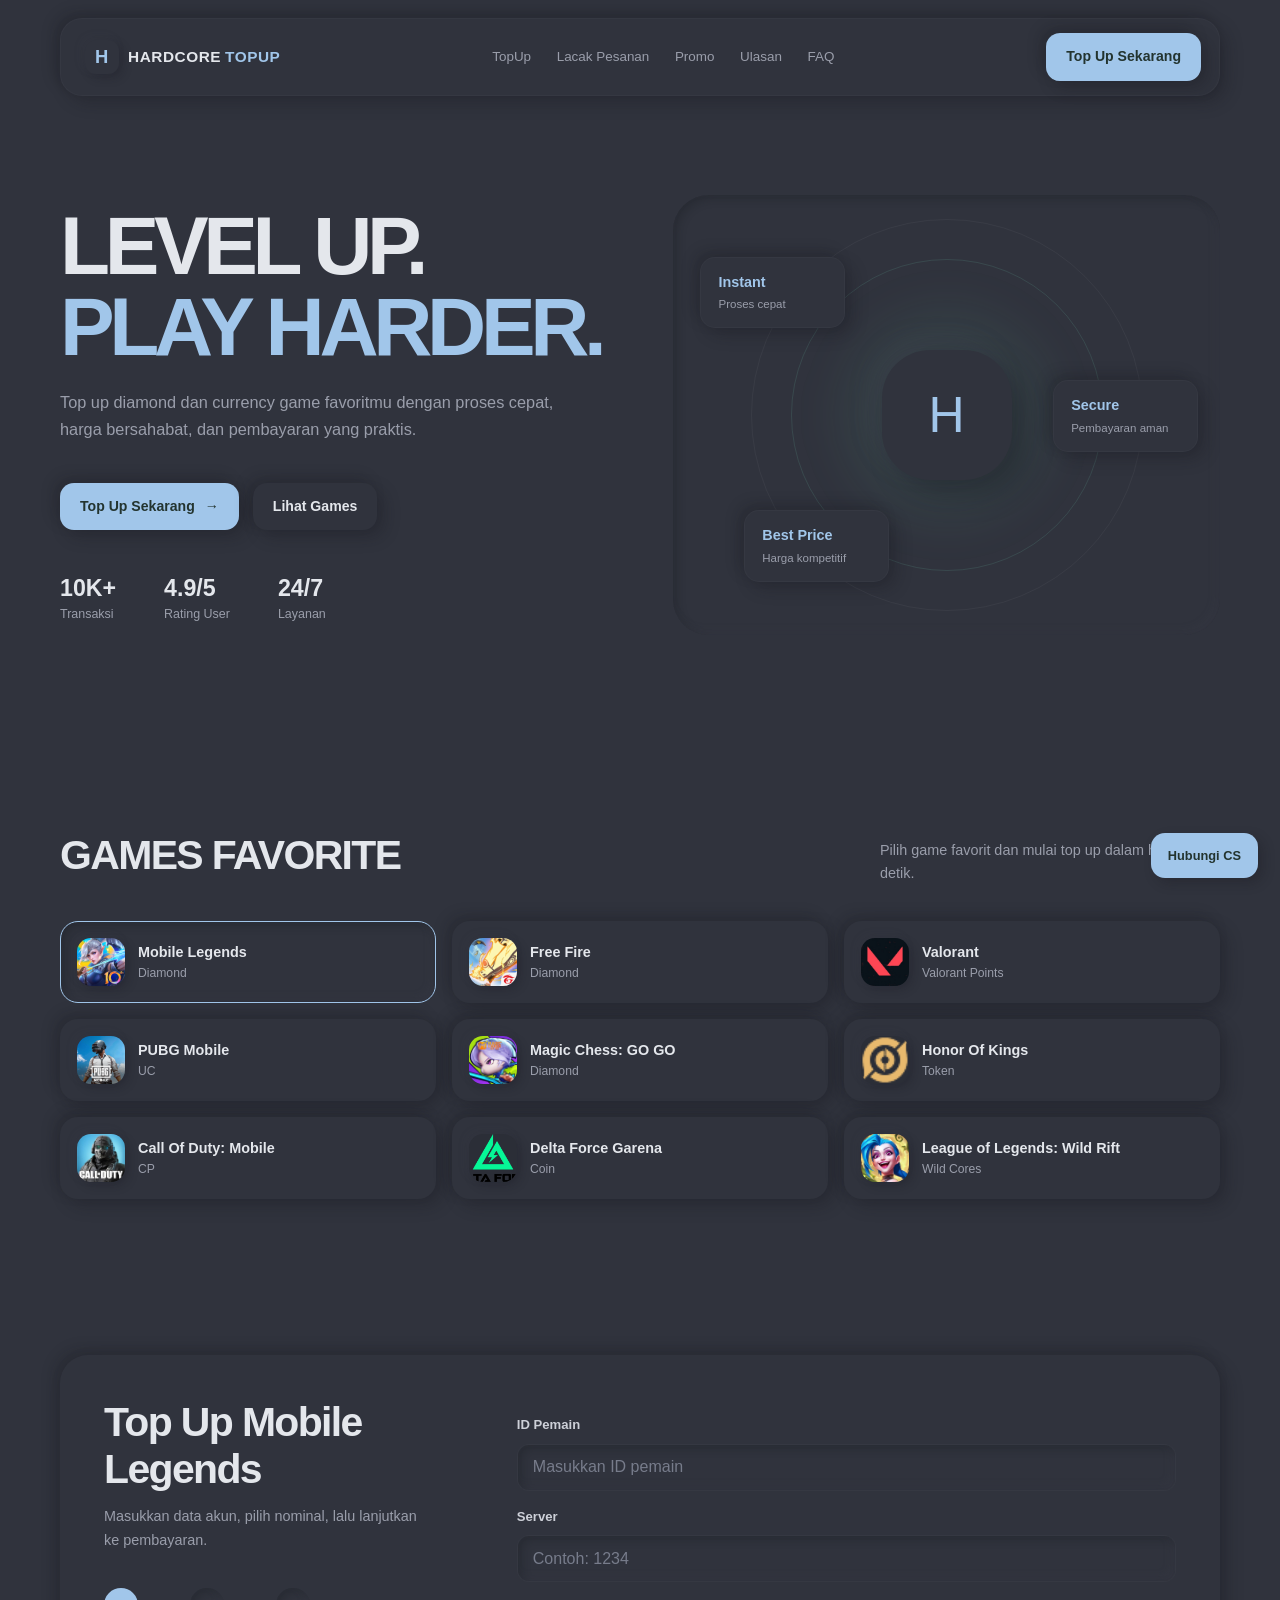
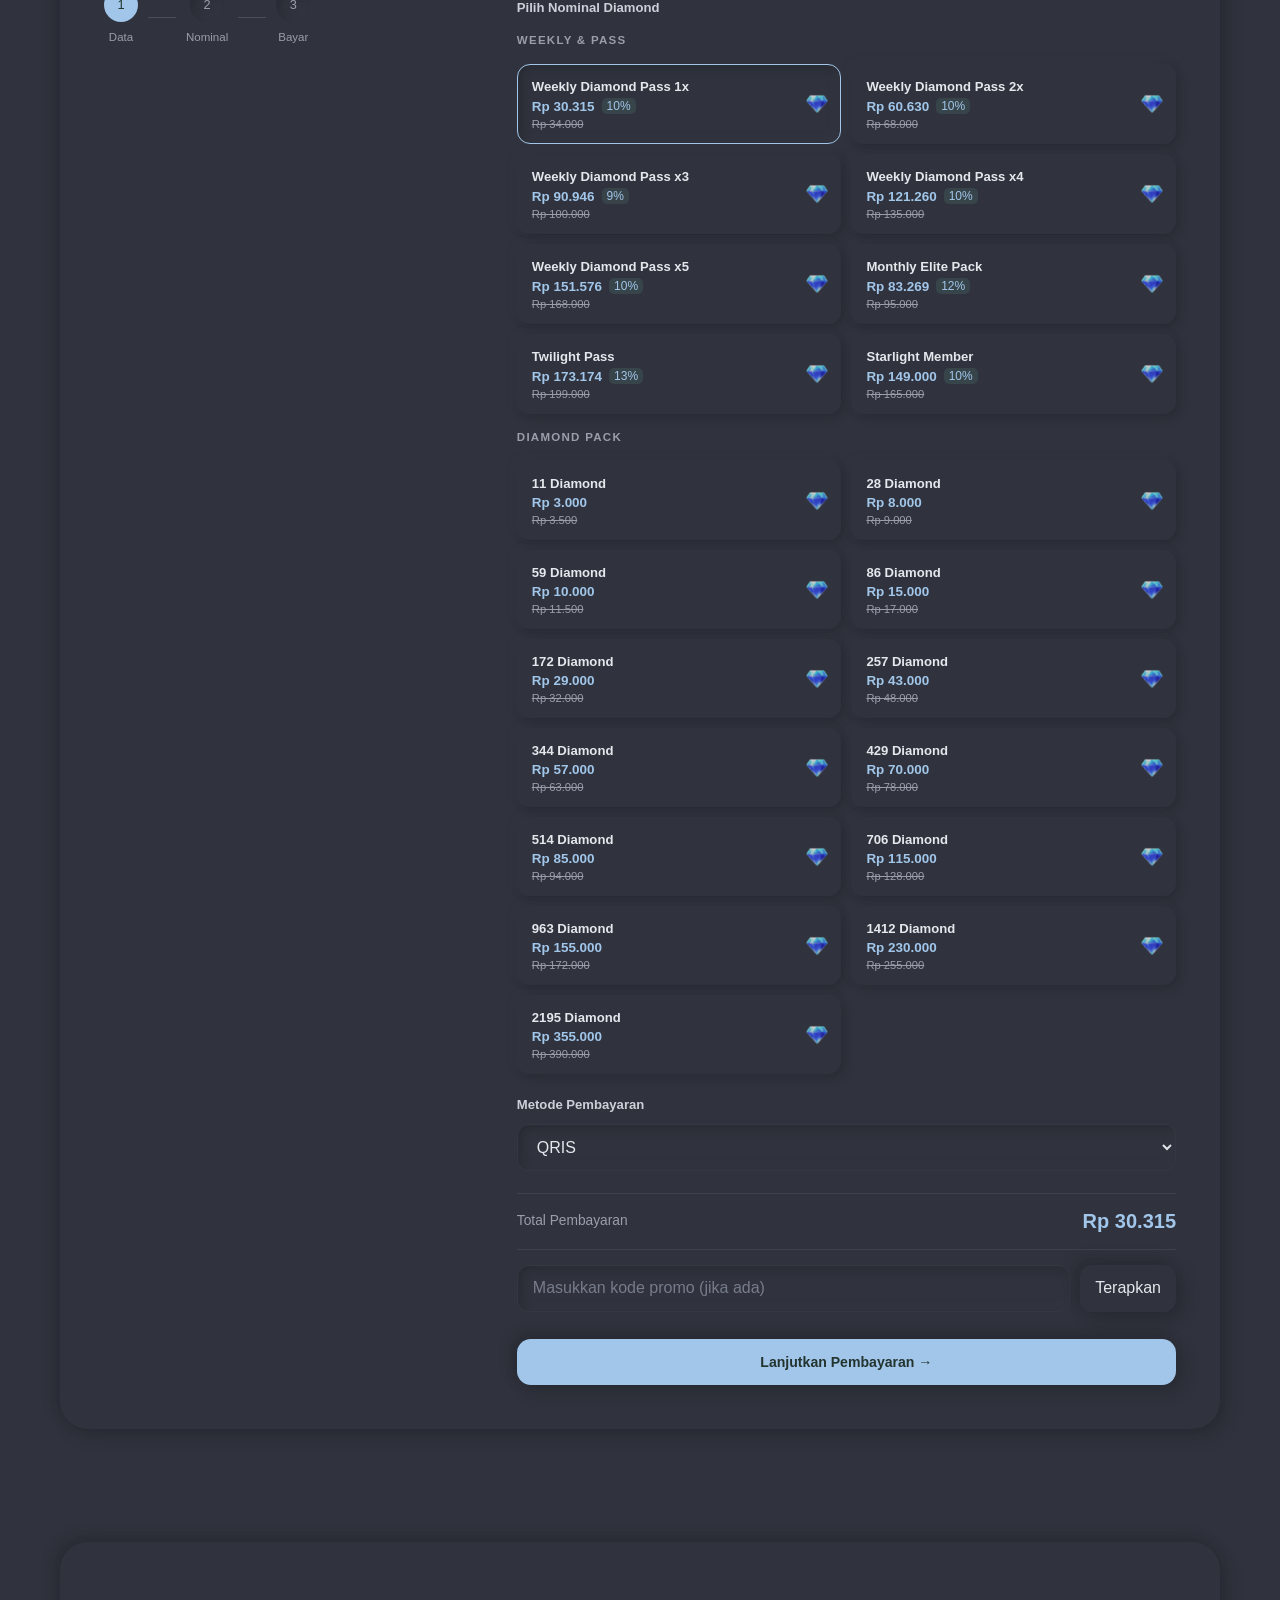
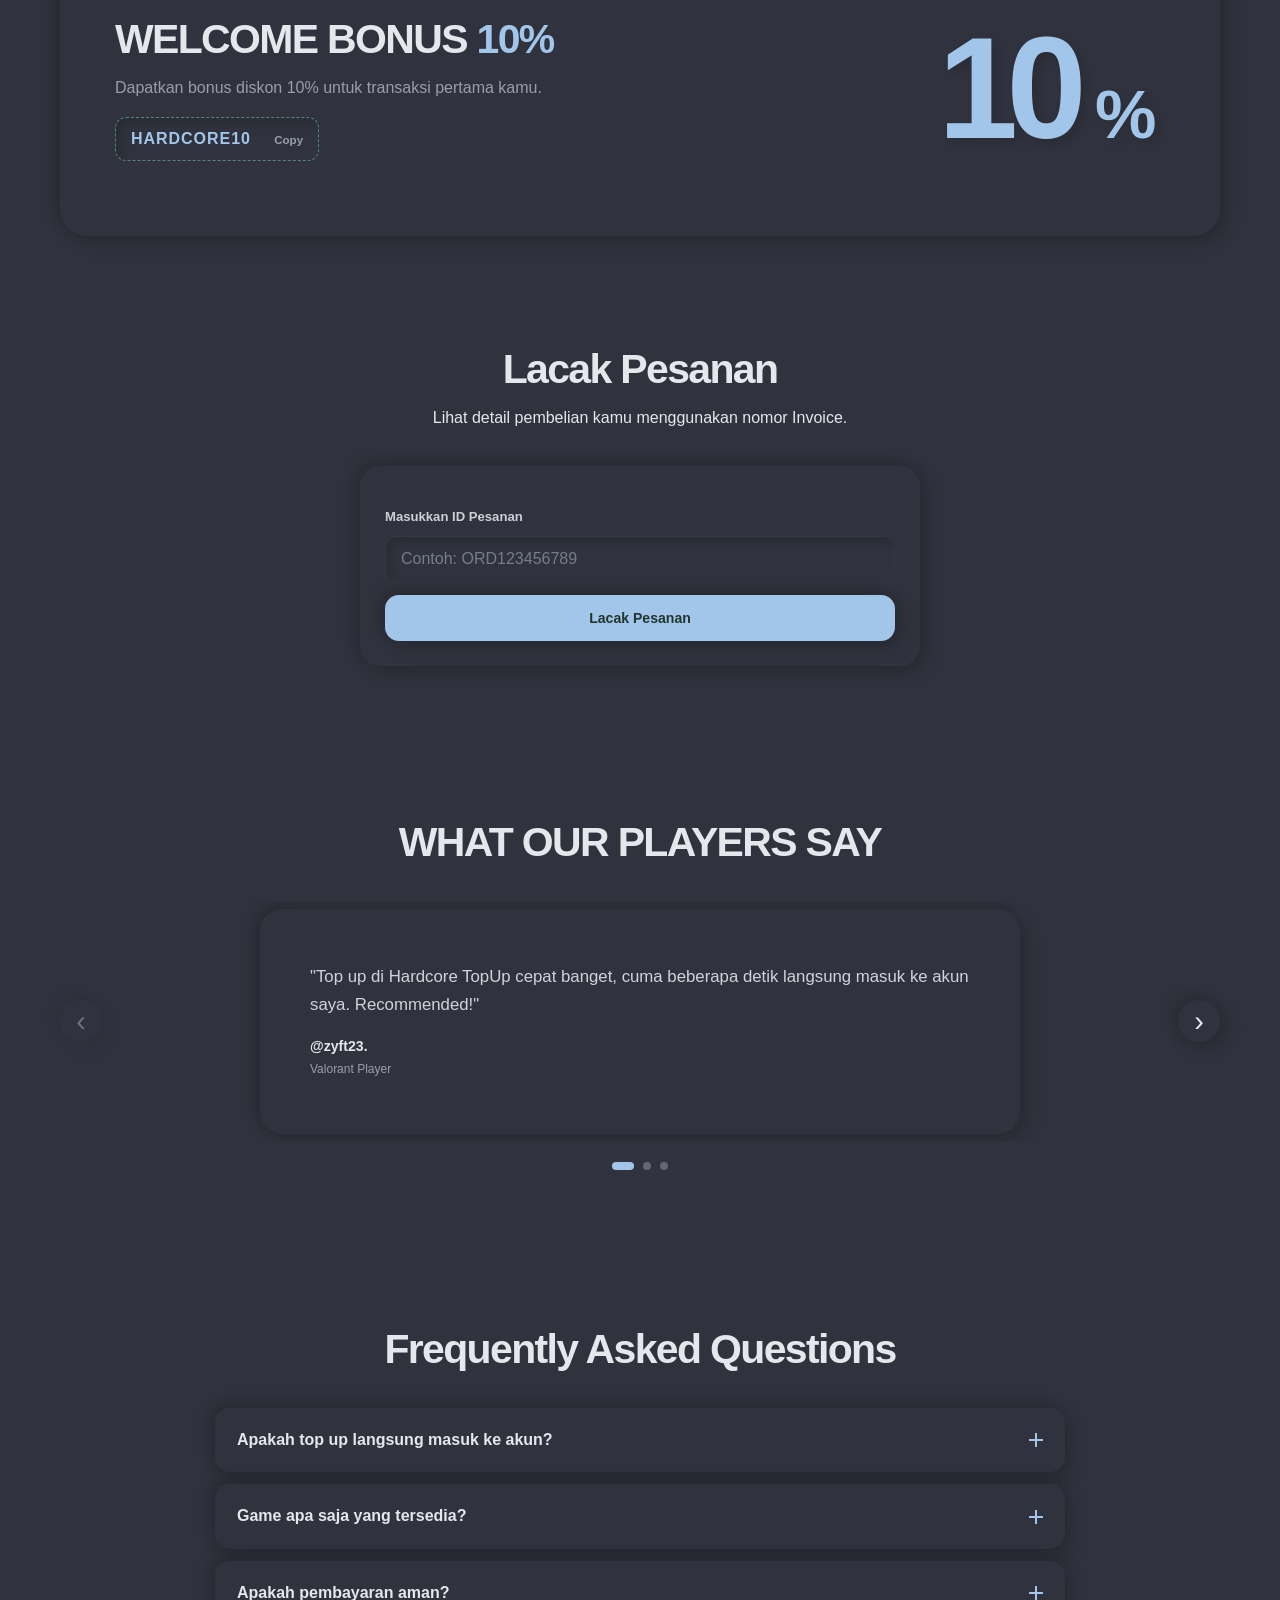
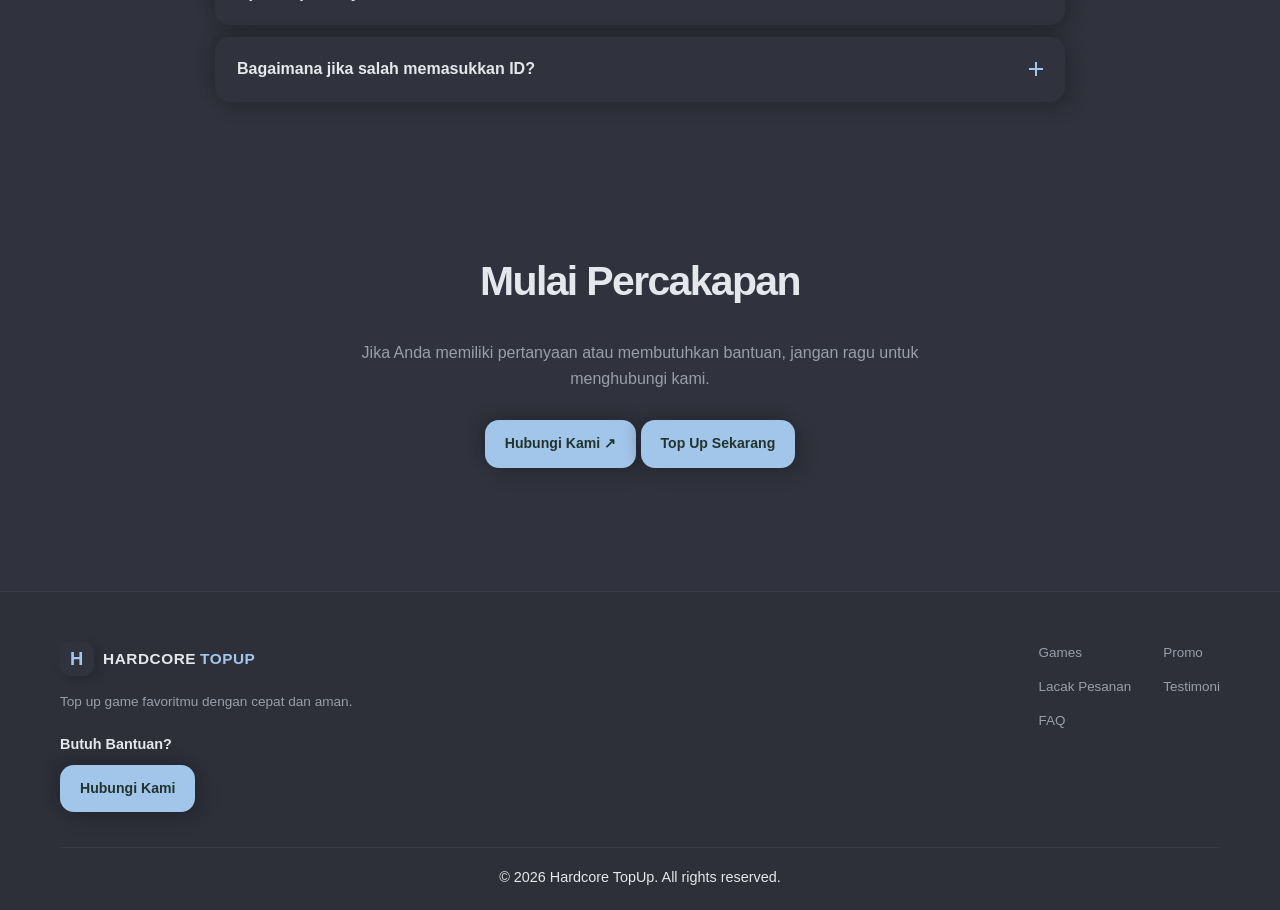
<file: index.html>
<!DOCTYPE html>
<html lang="en">
<head>
    <meta charset="UTF-8">
    <meta name="viewport" content="width=device-width, initial-scale=1.0">
    <title>Hardcore topup</title>
    <link rel="stylesheet" href="style.css">
</head>
<body>
    <header class="navbar">
      <a href="#home" class="logo"><span>H</span> HARDCORE<span class="accent">TOPUP</span></a>

      <button class="menu-toggle" id="menuToggle" aria-label="Buka menu">☰</button>

      <nav id="navMenu">
        <a href="#home">TopUp</a>
        <a href="#lacak-pesanan">Lacak Pesanan</a>
        <a href="#promo">Promo</a>
        <a href="#testimoni">Ulasan</a>
        <a href="#faq">FAQ</a>
      </nav>

      <a href="#topup" class="nav-button">Top Up Sekarang</a>
    </header>

    <main>
      <button id="backToTopBtn" aria-label="Kembali ke atas">↑</button>
      <a href="https://wa.me/6283107934329" class="floating-cs" target="_blank" rel="noopener noreferrer" aria-label="Hubungi Customer Service">Hubungi CS</a>
      <section class="hero" id="home">
        <div class="hero-content">
          <h1>LEVEL UP.<br><span>PLAY HARDER.</span></h1>
          <p>
            Top up diamond dan currency game favoritmu dengan proses cepat,
            harga bersahabat, dan pembayaran yang praktis.
          </p>
          <div class="hero-actions">
            <a href="#topup" class="primary-btn">Top Up Sekarang <span>→</span></a>
            <a href="#games" class="primary-btn">Lihat Games</a>
          </div>
          <div class="trust-row">
            <div><strong class="counter" data-target="10" data-suffix="K+">0</strong><small>Transaksi</small></div>
            <div><strong class="counter" data-target="4.9" data-decimal="1" data-suffix="/5">0</strong><small>Rating User</small></div>
            <div><strong class="counter" data-target="24" data-suffix="/7">0</strong><small>Layanan</small></div>
          </div>
        </div>
      

        <div class="hero-visual">
          <div class="glow"></div>
          <div class="controller">H</div>
          <div class="floating-card card-one"><b>Instant</b><small>Proses cepat</small></div>
          <div class="floating-card card-two"><b>Secure</b><small>Pembayaran aman</small></div>
          <div class="floating-card card-three"><b>Best Price</b><small>Harga kompetitif</small></div>
        </div>
      </section>

      <section class="games section" id="games">
        <div class="section-heading">
          <div>
            <h2>GAMES FAVORITE</h2>
          </div>
          <p>Pilih game favorit dan mulai top up dalam hitungan detik.</p>
        </div>

        <div class="game-grid">
          <button class="game-card active" data-game="Mobile Legends" data-currency="Diamond">
            <div class="game-icon ml"><img src="ML.png" alt="Mobile Legends"></div>
            <div><h3>Mobile Legends</h3><span>Diamond</span></div>
          </button>
          <button class="game-card" data-game="Free Fire" data-currency="Diamond">
            <div class="game-icon ff"><img src="FF.webp" alt="Free Fire"></div>
            <div><h3>Free Fire</h3><span>Diamond</span></div>
          </button>
          <button class="game-card" data-game="Valorant" data-currency="VP">
            <div class="game-icon val"><img src="VALORANT.jfif" alt="Valorant"></div>
            <div><h3>Valorant</h3><span>Valorant Points</span></div>
          </button>
          <button class="game-card" data-game="PUBG Mobile" data-currency="UC">
            <div class="game-icon pubg"><img src="PUBGM.webp" alt="PUBG Mobile"></div>
            <div><h3>PUBG Mobile</h3><span>UC</span></div>
          </button>
          <button class="game-card" data-game="Magic Chess: GO GO" data-currency="Diamond">
            <div class="game-icon mc"><img src="mcgg.png" alt="Magic Chess: GO GO"></div>
            <div><h3>Magic Chess: GO GO</h3><span>Diamond</span></div>
          </button>
          <button class="game-card" data-game="Honor Of kings" data-currency="Token">
            <div class="game-icon hok"><img src="hok.png" alt="Honor Of Kings"></div>
            <div><h3>Honor Of Kings</h3><span>Token</span></div>
          </button>
          <button class="game-card" data-game="Call Of Duty: Mobile" data-currency="CP">
            <div class="game-icon codm"><img src="codm.jpg" alt="Call Of Duty: Mobile"></div>
            <div><h3>Call Of Duty: Mobile</h3><span>CP</span></div>
          </button>
          <button class="game-card" data-game="Delta Force Garena" data-currency="Delta Coin">
            <div class="game-icon dfg"><img src="df.png" alt="Delta Force Garena"></div>
            <div><h3>Delta Force Garena</h3><span>Coin</span></div>
          </button>
          <button class="game-card" data-game="League of Legends: Wild Rift" data-currency="Wild Cores">
            <div class="game-icon wr"><img src="lol.jpg" alt="League of Legends: Wild Rift"></div>
            <div><h3>League of Legends: Wild Rift</h3><span>Wild Cores</span></div>
          </button>
        </div>
      </section>

      <section class="topup section" id="topup">
      <div class="topup-box">
      <div class="topup-info">
        <h2>Top Up <span id="selectedGame">Mobile Legends</span></h2>
        <p>Masukkan data akun, pilih nominal, lalu lanjutkan ke pembayaran.</p>

        <div class="steps-mini">
          <div class="mini-step active"><span>1</span><p>Data</p></div>
          <i></i>
          <div class="mini-step"><span>2</span><p>Nominal</p></div>
          <i></i>
          <div class="mini-step"><span>3</span><p>Bayar</p></div>
        </div>
      </div> 

      <form id="topupForm">
        <label for="playerId" id="playerIdLabel">ID Pemain</label>
        <input type="text" id="playerId" placeholder="Contoh: 123456789" required>

        <div id="serverFieldWrapper">
          <label for="serverId">Server / Zone</label>
          <input type="text" id="serverId" placeholder="Contoh: 1234">
        </div>

        <label id="nominalLabel">Pilih Nominal Diamond</label>
        <div class="nominal-grid" id="nominalGrid"></div>

        <label for="payment">Metode Pembayaran</label>
        <select id="payment">
          <option>QRIS</option>
          <option>DANA</option>
          <option>OVO</option>
          <option>GoPay</option>
          <option>Transfer Bank</option>
        </select>
        <div class="checkout-summary">
        <span>Total Pembayaran</span>
        <strong id="totalPrice">Rp 15.000</strong>
        </div>

      <div class="kode-promo">
        <input type="text" id="promoCode" placeholder="Masukkan kode promo (jika ada)">
        <button type="button" id="tombol-promo" class="applyPromo">Terapkan</button>
      </div>

      <button type="submit" class="primary-btn full">Lanjutkan Pembayaran →</button>
      </form>

      </div> 
      </section>

      <section class="promo section" id="promo">
        <div class="promo-content">
          <h2>WELCOME BONUS <span>10%</span></h2>
          <p>Dapatkan bonus diskon 10% untuk transaksi pertama kamu.</p>
          <button class="coupon" id="copyCoupon">HARDCORE10 <span>Copy</span></button>
        </div>
        <div class="promo-art">10<span>%</span></div>
      </section>

      <section class="lacak-pesanan section" id="lacak-pesanan">
        <div class="center-heading">
          <h2>Lacak Pesanan</h2>
          <span class="keterangan">Lihat detail pembelian kamu menggunakan nomor Invoice.</span>
        </div>

        <form id="lacakForm" class="lacak-pesanan">
          <label for="orderId">Masukkan ID Pesanan</label>
          <input type="text" id="orderId" placeholder="Contoh: ORD123456789" required>
          <button type="button" class="primary-btn full" id="lacakPesanan">Lacak Pesanan</button>
        </form>
        <div id="lacakResult"></div>

      </section>

      <section class="testimoni section" id="testimoni">
        <div class="center-heading">
          <h2>WHAT OUR PLAYERS SAY</h2>
        </div>

        <div class="testimoni-slider-container">
          <button class="slider-btn prev-btn" id="prevTestimoni" aria-label="Sebelumnya">‹</button>
          <div class="testimoni-viewport">
          <div class="testimoni-slider" id="testimoniSlider">
        
          <article class="testimoni-card">
            <div class="testimoni-content">
              <p>"Top up di Hardcore TopUp cepat banget, cuma beberapa detik langsung masuk ke akun saya. Recommended!"</p>
              <div class="user-info">
                <strong>@zyft23.</strong>
                <small>Valorant Player</small>
              </div>
            </div>
          </article>

          <article class="testimoni-card">
            <div class="testimoni-content">
              <p>"Harga diamond di sini lebih murah dibanding tempat lain, dan prosesnya gampang banget."</p>
              <div class="user-info">
                <strong>@Hooman_Lizard.</strong>
                <small>Mobile Legends & Free Fire Player</small>
              </div>
            </div>
          </article>
          <article class="testimoni-card">
            <div class="testimoni-content">
              <p>"Saya suka karena bisa top up berbagai game favorit saya di satu tempat. Praktis dan aman."</p>
              <div class="user-info">
                <strong>@Mythrion.</strong>
                <small>Mobile Legends Player</small>
              </div>
            </div>
          </article>
          </div>
          </div>
          <button class="slider-btn next-btn" id="nextTestimoni" aria-label="Berikutnya">›</button>
        </div>

        <div class="slidercontrol" id="sliderControl">
          <span class="dot active" data-index="0"></span>
          <span class="dot" data-index="1"></span>
          <span class="dot" data-index="2"></span>
        </div>
      </section>

      <section class="faq section" id="faq">
        <div class="center-heading">
          <h2>Frequently Asked Questions</h2>
        </div>

        <div class="faq-list">
          <details>
            <summary>Apakah top up langsung masuk ke akun?</summary>
            <p>Setelah pembayaran terverifikasi, proses top up akan diproses. Anda juga dapat melacak status pesanan Anda kapan saja.</p>
          </details>
          <details>
            <summary>Game apa saja yang tersedia?</summary>
            <p>Menyediakan berbagai game populer seperti Mobile Legends, Free Fire, Valorant, PUBG Mobile, Wild Rift, dan lainnya.</p>
          </details>
          <details>
            <summary>Apakah pembayaran aman?</summary>
            <p>Secara sistem koneksi website kami aman. Pastikan Anda hanya mentransfer ke nomor resmi yang tertera.</p>
          </details>
          <details>
            <summary>Bagaimana jika salah memasukkan ID?</summary>
            <p>Selalu periksa kembali ID pemain sebelum melakukan pembayaran.</p>
          </details>
        </div>
      </section>
      <section class="contact section" id="contact">
        <div class="center-heading">
          <h2>Mulai Percakapan</h2>
        </div>

        <div class="contact-info">
          <p>Jika Anda memiliki pertanyaan atau membutuhkan bantuan, jangan ragu untuk menghubungi kami.</p>
          <a href="https://wa.me/6283107934329" class="primary-btn" target="_blank">Hubungi Kami ↗</a>
          <a href="#topup" class="nav-button">Top Up Sekarang</a>
        </div>
      </section>
      </main>

  <footer>
    <div class="footer-main">
      <div>
        <a href="#home" class="logo"><span>H</span> HARDCORE<span class="accent">TOPUP</span></a>
        <p>Top up game favoritmu dengan cepat dan aman.</p>
        <h4>Butuh Bantuan?</h4>
        <a href="https://wa.me/6283107934329" class="button-link" target="_blank">Hubungi Kami</a>
      </div>
      <div class="footer-links">
        <a href="#games">Games</a>
        <a href="#promo">Promo</a>
        <a href="#lacak-pesanan">Lacak Pesanan</a>
        <a href="#testimoni">Testimoni</a>
        <a href="#faq">FAQ</a>
      </div>
    </div>
    <div class="footer-bottom">© 2026 Hardcore TopUp. All rights reserved.</div>
  </footer>

  <div class="toast" id="toast"></div>
  <script src="script.js"></script>
    
</body>
</html>
</file>
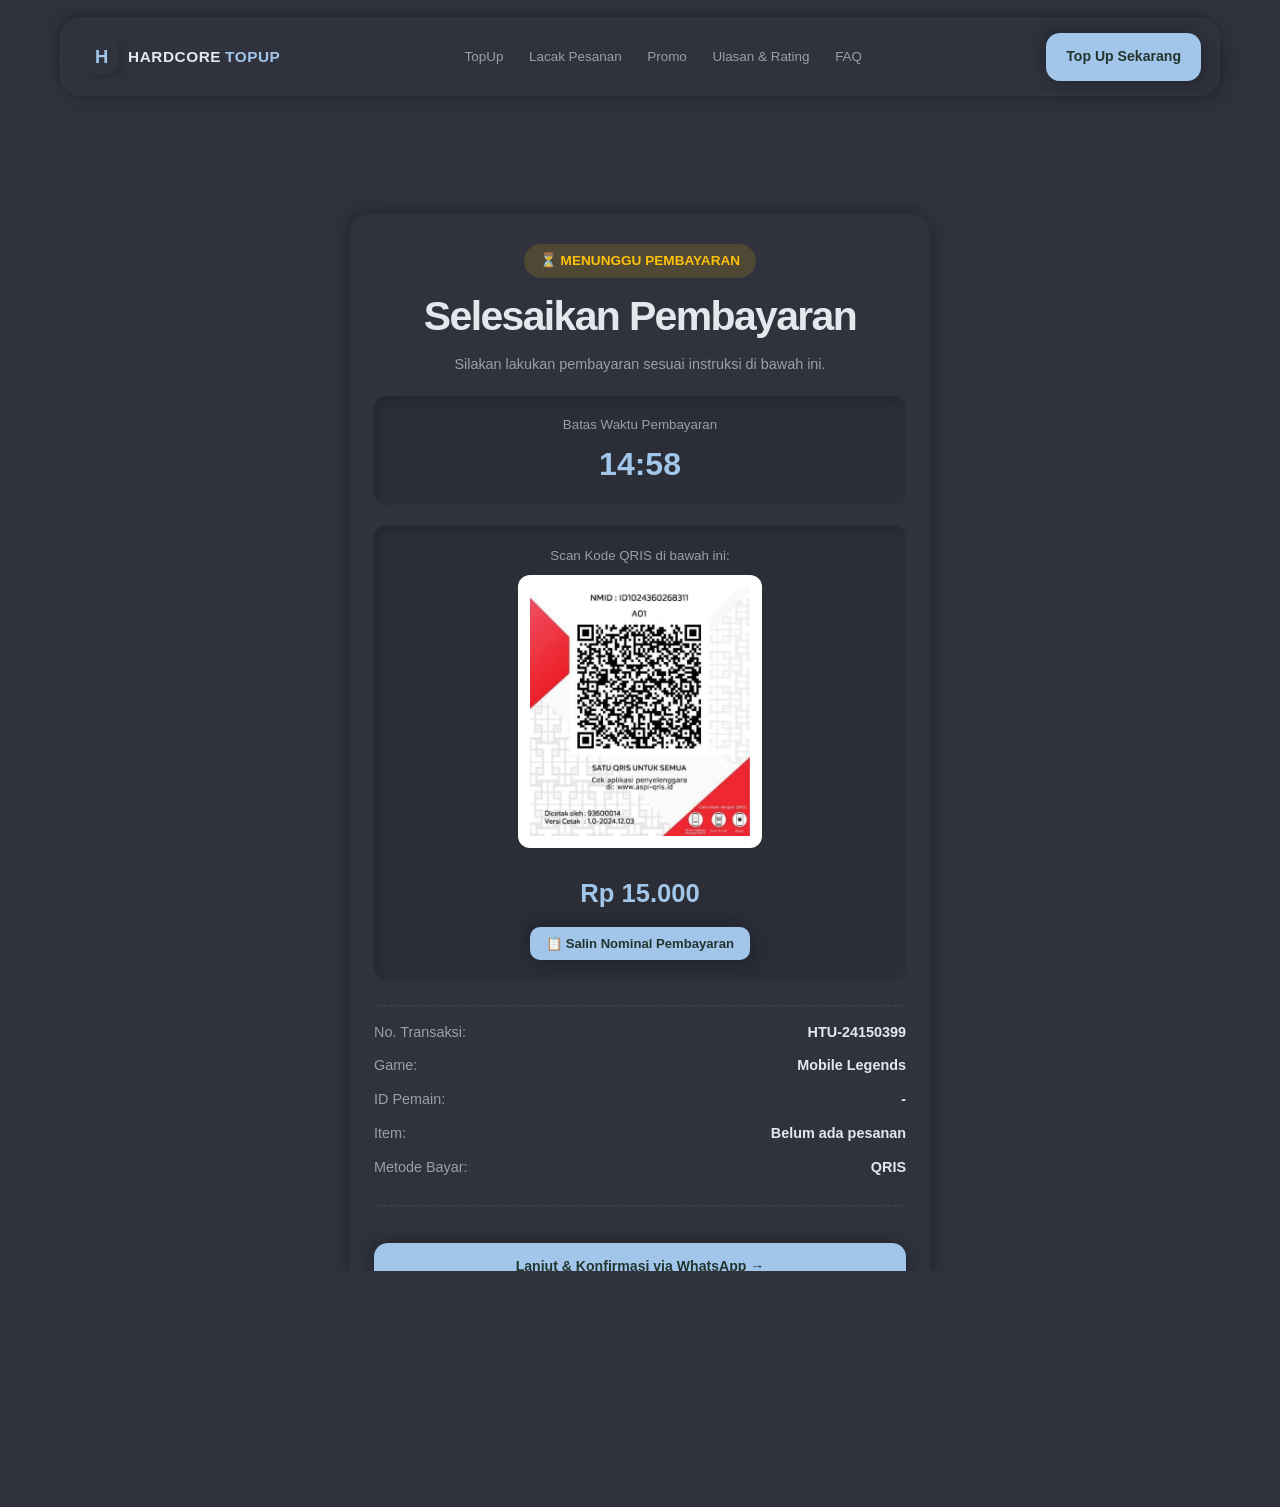
<file: pending.html>
<!DOCTYPE html>
<html lang="id">
<head>
  <meta charset="UTF-8">
  <meta name="viewport" content="width=device-width, initial-scale=1.0">
  <title>Menunggu Pembayaran - Hardcore TopUp</title>
  <link rel="stylesheet" href="style.css">
</head>
<body>
  <header class="navbar">
    <a href="index.html#home" class="logo"><span>H</span> HARDCORE<span class="accent">TOPUP</span></a>

    <button class="menu-toggle" id="menuToggle" aria-label="Buka menu">☰</button>

    <nav id="navMenu">
      <a href="index.html#home">TopUp</a>
      <a href="index.html#lacak-pesanan">Lacak Pesanan</a>
      <a href="index.html#promo">Promo</a>
      <a href="index.html#testimoni">Ulasan & Rating</a>
      <a href="index.html#faq">FAQ</a>
    </nav>

    <a href="index.html#topup" class="nav-button">Top Up Sekarang</a>
  </header>

  <main class="section">
    <div class="pending-container">
      <span class="status-badge">⏳ MENUNGGU PEMBAYARAN</span>
      <h2>Selesaikan Pembayaran</h2>
      <p style="color: var(--muted); font-size: 0.9rem;">
        Silakan lakukan pembayaran sesuai instruksi di bawah ini.
      </p>

      <div class="timer-box">
        <small style="color: var(--muted);">Batas Waktu Pembayaran</small>
        <div class="timer" id="countdown">14:59</div>
      </div>

      <div class="payment-instruction-box" id="paymentInstruction">
      </div>

      <div class="detail-list">
        <div class="detail-row"><span>No. Transaksi:</span> <strong id="trxId">-</strong></div>
        <div class="detail-row"><span>Game:</span> <strong id="gameName">-</strong></div>
        <div class="detail-row"><span>ID Pemain:</span> <strong id="playerId">-</strong></div>
        <div class="detail-row"><span>Item:</span> <strong id="itemName">-</strong></div>
        <div class="detail-row"><span>Metode Bayar:</span> <strong id="payMethod">-</strong></div>
      </div>

      <div style="display: flex; gap: 10px; flex-direction: column;">
        <a id="btnConfirmWa" href="#" class="primary-btn full" target="_blank">Lanjut & Konfirmasi via WhatsApp →</a>
        <a href="struk.html" class="primary-btn full" style="background: var(--surface); color: var(--text); box-shadow: var(--shadow-out);">Cek Status / Lihat Struk</a>
      </div>
    </div>
  </main>

  <div class="toast" id="toast"></div>
  <script src="script.js"></script>
</body>
</html>
</file>
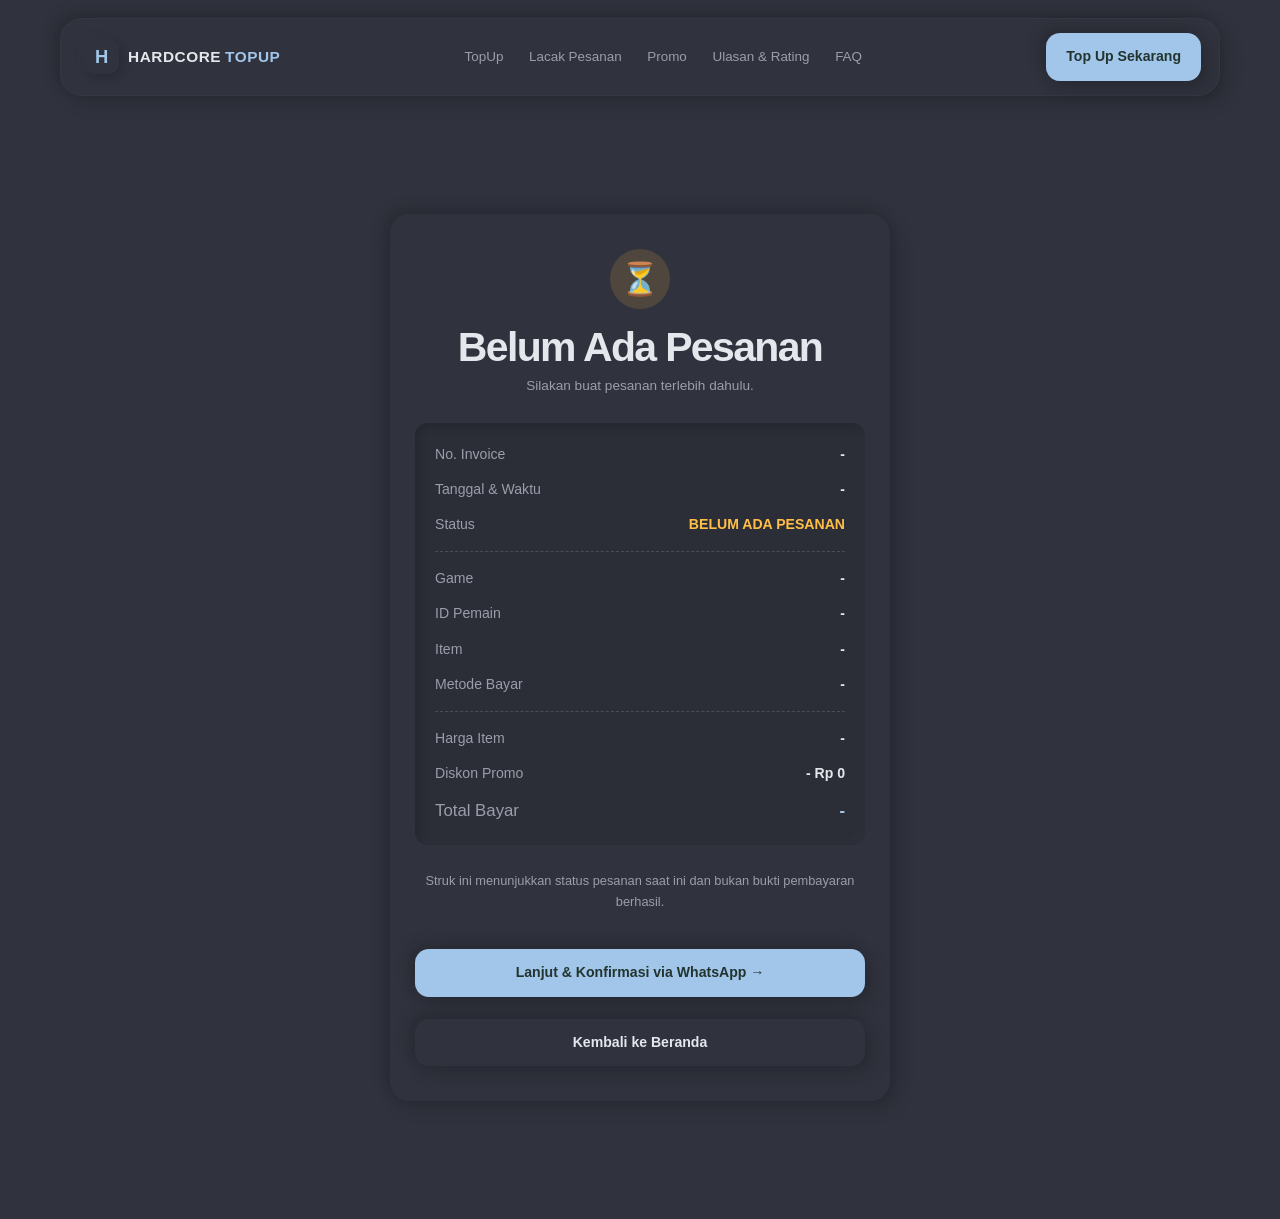
<file: struk.html>
<!DOCTYPE html>
<html lang="id">
<head>
  <meta charset="UTF-8">
  <meta name="viewport" content="width=device-width, initial-scale=1.0">
  <title>Struk Transaksi - Hardcore TopUp</title>
  <link rel="stylesheet" href="style.css">
</head>
<body>

  <header class="navbar">
    <a href="index.html#home" class="logo"><span>H</span> HARDCORE<span class="accent">TOPUP</span></a>

    <button class="menu-toggle" id="menuToggle" aria-label="Buka menu">☰</button>

    <nav id="navMenu">
      <a href="index.html#home">TopUp</a>
      <a href="index.html#lacak-pesanan">Lacak Pesanan</a>
      <a href="index.html#promo">Promo</a>
      <a href="index.html#testimoni">Ulasan & Rating</a>
      <a href="index.html#faq">FAQ</a>
    </nav>

    <a href="index.html#topup" class="nav-button">Top Up Sekarang</a>
  </header>

  <main class="section">
    <div class="struk-card">
      <div class="status-success" id="receiptStatusIcon" style="background: rgba(255, 190, 70, 0.15); color: #ffbe46;">⏳</div>
      
      <div class="struk-header">
        <h2 id="receiptStatusTitle" style="margin-bottom: 4px;">Status Transaksi: PENDING</h2>
        <p id="receiptStatusDescription" style="color: var(--muted); font-size: 0.85rem;">Pesanan sedang menunggu konfirmasi.</p>
      </div>

      <div class="struk-body">
        <div class="struk-row"><span>No. Invoice</span> <strong id="receiptTrxId">-</strong></div>
        <div class="struk-row"><span>Tanggal & Waktu</span> <strong id="receiptDate">-</strong></div>
        <div class="struk-row"><span>Status</span> <strong id="receiptStatus" style="color: #ffbe46;">PENDING</strong></div>
        
        <div class="divider"></div>

        <div class="struk-row"><span>Game</span> <strong id="receiptGame">-</strong></div>
        <div class="struk-row"><span>ID Pemain</span> <strong id="receiptPlayerId">-</strong></div>
        <div class="struk-row"><span>Item</span> <strong id="receiptItem">-</strong></div>
        <div class="struk-row"><span>Metode Bayar</span> <strong id="receiptPayment">-</strong></div>

        <div class="divider"></div>

        <div class="struk-row"><span>Harga Item</span> <strong id="receiptPrice">-</strong></div>
        <div class="struk-row"><span>Diskon Promo</span> <strong id="receiptDiscount">- Rp 0</strong></div>
        <div class="struk-row" style="font-size: 1.05rem; margin-top: 8px;">
          <span>Total Bayar</span>
          <strong id="receiptTotal" style="color: var(--accent);">-</strong>
        </div>
      </div>

      <div class="struk-footer">
        <p>Struk ini menunjukkan status pesanan saat ini dan bukan bukti pembayaran berhasil.</p>
      </div>

      <div class="no-print" style="margin-top: 25px; display: flex; gap: 10px; flex-direction: column;">
        <a id="receiptConfirmWa" href="#" class="primary-btn full" target="_blank" rel="noopener noreferrer">Lanjut &amp; Konfirmasi via WhatsApp →</a>
        <button id="receiptPrintButton" onclick="window.print()" class="primary-btn full" style="display: none;">🖨️ Cetak / Simpan PDF</button>
        <a href="index.html" class="primary-btn full" style="background: var(--surface); color: var(--text); box-shadow: var(--shadow-out);">Kembali ke Beranda</a>
      </div>
    </div>
  </main>

  <script src="script.js"></script>
</body>
</html>
</file>
<file: style.css>
:root {
  color-scheme: dark;
  --bg: #30333d;
  --surface: #30333d;
  --surface-raised: #343742;
  --surface-deep: #2b2e37;
  --text: #e4e7ec;
  --muted: #9a9eab;
  --subtle: #777c8b;
  --accent: rgb(161, 198, 234);
  --accent-dark: rgb(161, 198, 234);
  --line: rgba(15, 17, 23, .2);
  --shadow-out: 7px 7px 16px rgba(20, 22, 29, .28), -6px -6px 14px rgba(17, 18, 24, 0.18);
  --shadow-in: inset 4px 4px 9px rgba(20, 22, 29, .25), inset -4px -4px 9px rgba(68, 72, 85, .14);
  --shadow-small: 4px 4px 10px rgba(20, 22, 29, .23), -3px -3px 8px rgba(68, 72, 85, .13);
  --radius: 20px;
  --radius-sm: 13px;
  --content: 1160px;
}

* { box-sizing: border-box; }
html { scroll-behavior: smooth; scroll-padding-top: 100px; }
body {
  margin: 0;
  background: var(--bg);
  color: var(--text);
  font-family: 'DM Sans', sans-serif;
  line-height: 1.65;
  -webkit-font-smoothing: antialiased;
}
body, button, input, select { font-family: 'DM Sans', sans-serif; }
button, input, select { font-size: inherit; }
button, a, input, select, summary { -webkit-tap-highlight-color: transparent; }
a { color: inherit; text-decoration: none; }
button { color: inherit; }
img { display: block; max-width: 100%; }
::selection { color: #20252a; background: var(--accent); }

.navbar {
  width: min(calc(100% - 48px), var(--content));
  min-height: 78px;
  margin: 18px auto 0;
  padding: 12px 18px 12px 24px;
  display: flex;
  align-items: center;
  justify-content: space-between;
  gap: 24px;
  position: sticky;
  top: 12px;
  z-index: 50;
  border: 1px solid rgba(255,255,255,.025);
  border-radius: 22px;
  background: var(--surface);
  box-shadow: var(--shadow-out);
}
.logo {
  flex-shrink: 0;
  display: inline-flex;
  align-items: center;
  gap: 4px;
  font: 700 .96rem 'Space Grotesk', sans-serif;
  letter-spacing: .035em;
}

.controller {
  color: var(--accent);
  background: var(--surface);
  box-shadow: var(--shadow-small);
  font-size: 50px;
  width: 130px;
  height: 130px;
  display: grid;
  place-items: center;
  position: relative;
  z-index: 2;
  border-radius: 48px;  
  box-shadow: 14px 14px 28px rgba(20,22,29,.32), -10px -10px 24px rgba(68,72,85,.2);
  animation: controller-float 5.5s ease-in-out infinite;
}
.logo > span:first-child {
  width: 34px;
  height: 34px;
  display: inline-grid;
  place-items: center;
  margin-right: 5px;
  border-radius: 11px;
  color: var(--accent);
  background: var(--surface);
  box-shadow: var(--shadow-small);
  font-size: 1.15rem;
}
.logo .accent { color: var(--accent); }
.navbar nav { display: flex; align-items: center; gap: clamp(12px, 2vw, 27px); }
.navbar nav a, .footer-links a {
  color: var(--muted);
  font-size: .84rem;
  transition: color .2s ease;
}
.navbar nav a:hover, .footer-links a:hover { color: var(--accent); }
.nav-button, .primary-btn, .button-link {
  display: inline-flex;
  align-items: center;
  justify-content: center;
  gap: 10px;
  min-height: 46px;
  padding: 12px 20px;
  border: 0;
  border-radius: 14px;
  color: #23342f;
  background: var(--accent);
  box-shadow: 4px 4px 9px rgba(20,22,29,.2), -3px -3px 8px rgba(68,72,85,.12);
  font-weight: 700;
  font-size: .88rem;
  cursor: pointer;
  transition: transform .2s ease, background .2s ease, box-shadow .2s ease;
  box-shadow: var(--shadow-out)
}
.nav-button:hover, .primary-btn:hover, .button-link:hover { box-shadow: var(--shadow-in); transform: translateY(-2px); }
.nav-button:active, .primary-btn:active, .button-link:active { box-shadow: var(--shadow-in); transform: translateY(0); }
.menu-toggle { display: none; border: 0; background: transparent; cursor: pointer; font-size: 1.5rem; }

main { overflow: clip; }
.hero {
  width: min(calc(100% - 48px), var(--content));
  min-height: 570px;
  margin: 34px auto 54px;
  display: grid;
  grid-template-columns: 1.02fr .98fr;
  align-items: center;
  gap: 44px;
}
.hero-content { padding: 30px 0; }
.hero h1, h2, h3, h4, p { margin-top: 0; }
.hero h1 {
  margin-bottom: 22px;
  font: 700 clamp(3rem, 6.4vw, 5.35rem)/.99 'Space Grotesk', sans-serif;
  letter-spacing: -.065em;
}
.hero h1 span { color: var(--accent); }
.hero-content > p { max-width: 510px; margin-bottom: 28px; color: var(--muted); font-size: 1.02rem; }
.hero-actions { display: flex; flex-wrap: wrap; gap: 14px; }
.hero-actions .primary-btn + .primary-btn { color: var(--text); background: var(--surface); box-shadow: var(--shadow-out); }
.hero-actions .primary-btn + .primary-btn:hover { color: var(--accent); }
.trust-row { display: flex; gap: clamp(22px, 4vw, 48px); margin-top: 45px; }
.trust-row > div { display: grid; gap: 2px; }
.trust-row strong { color: var(--text); font: 700 1.45rem 'Space Grotesk', sans-serif; }
.trust-row small { color: var(--muted); font-size: .78rem; }

.hero-visual {
  min-height: 440px;
  position: relative;
  display: grid;
  place-items: center;
  isolation: isolate;
  border-radius: 36px;
  background: var(--surface);
  box-shadow: var(--shadow-in);
  overflow: hidden;
}
.hero-visual::before, .hero-visual::after {
  content: '';
  position: absolute;
  z-index: -1;
  border: 1px solid rgba(120,217,188,.13);
  border-radius: 50%;
  pointer-events: none;
}
.hero-visual::before { width: 310px; height: 310px; animation: orbit-breathe 7s ease-in-out infinite; }
.hero-visual::after { width: 390px; height: 390px; border-color: rgba(255,255,255,.045); animation: orbit-breathe 9s ease-in-out infinite reverse; }
.glow {
  position: absolute;
  width: 210px;
  height: 210px;
  border-radius: 50%;
  background: rgba(120,217,188,.07);
  filter: blur(24px);
  animation: soft-pulse 5s ease-in-out infinite;
}

.floating-card {
  position: absolute;
  z-index: 3;
  min-width: 145px;
  padding: 13px 17px;
  display: grid;
  gap: 1px;
  border: 1px solid rgba(255,255,255,.025);
  border-radius: 15px;
  background: var(--surface);
  box-shadow: var(--shadow-out);
  animation: card-drift 6s ease-in-out infinite;
}
.floating-card b { color: var(--accent); font-size: .9rem; }
.floating-card small { color: var(--muted); font-size: .72rem; }
.card-one { top: 14%; left: 5%; }
.card-two { right: 4%; top: 42%; animation-delay: -2s; }
.card-three { bottom: 12%; left: 13%; animation-delay: -4s; }
@keyframes controller-float { 0%,100% { transform: translateY(0) rotate(-3deg); } 50% { transform: translateY(-12px) rotate(2deg); } }
@keyframes card-drift { 0%,100% { transform: translateY(0); } 50% { transform: translateY(-7px); } }
@keyframes orbit-breathe { 0%,100% { transform: scale(.97); opacity: .6; } 50% { transform: scale(1.035); opacity: 1; } }
@keyframes soft-pulse { 0%,100% { transform: scale(.9); opacity: .55; } 50% { transform: scale(1.08); opacity: .9; } }

.section { width: min(calc(100% - 48px), var(--content)); margin: 0 auto; padding: 78px 0; }
.section-heading { display: flex; align-items: end; justify-content: space-between; gap: 30px; margin-bottom: 30px; }
.section-heading > p { max-width: 340px; margin-bottom: 5px; color: var(--muted); font-size: .9rem; }
.eyebrow { display: inline-block; margin-bottom: 10px; color: var(--accent); font-size: .72rem; font-weight: 700; letter-spacing: .16em; text-transform: uppercase; }
h2 { margin-bottom: 12px; font: 700 clamp(1.8rem, 3.2vw, 2.65rem)/1.15 'Space Grotesk', sans-serif; letter-spacing: -.04em; }
h3 { font: 600 1rem 'Space Grotesk', sans-serif; }
.center-heading { max-width: 700px; margin: 0 auto 35px; text-align: center; }
.center-heading > p { color: var(--muted); }

.game-grid { display: grid; grid-template-columns: repeat(3, minmax(0, 1fr)); gap: 16px; }
.game-card {
  min-width: 0;
  padding: 16px;
  display: flex;
  align-items: center;
  gap: 13px;
  text-align: left;
  border: 1px solid transparent;
  border-radius: 18px;
  background: var(--surface);
  box-shadow: var(--shadow-out);
  cursor: pointer;
  transition: transform .2s ease, border-color .2s ease, box-shadow .2s ease;
}
.game-card:hover { transform: translateY(-3px); }
.game-card.active { border-color: var(--accent); box-shadow: var(--shadow-in); }
.game-icon { width: 48px; height: 48px; flex: 0 0 48px; display: grid; place-items: center; overflow: hidden; border-radius: 14px; background: var(--surface-deep); box-shadow: var(--shadow-small); }
.game-icon img { width: 100%; height: 100%; object-fit: cover; }
.game-card h3 { margin: 0 0 3px; font-size: .9rem; }
.game-card span { color: var(--muted); font-size: .76rem; }
.game-card > b { margin-left: auto; color: var(--subtle); font-size: 1.2rem; }
.game-card.active > b { color: var(--accent); }

.topup-box { display: grid; grid-template-columns: .72fr 1.28fr; gap: 42px; padding: clamp(22px, 4vw, 44px); border-radius: 28px; background: var(--surface); box-shadow: var(--shadow-out); }
.topup-info > p { max-width: 330px; color: var(--muted); font-size: .9rem; }
.steps-mini { display: flex; align-items: center; gap: 10px; margin-top: 35px; }
.steps-mini > i { width: 28px; height: 1px; background: rgba(154,158,171,.25); }
.mini-step { display: grid; justify-items: center; gap: 6px; }
.mini-step span { width: 34px; height: 34px; display: grid; place-items: center; border-radius: 50%; color: var(--muted); background: var(--surface); box-shadow: var(--shadow-in); font-size: .8rem; }
.mini-step.active span { color: #23342f; background: var(--accent); box-shadow: none; }
.mini-step p { margin: 0; color: var(--muted); font-size: .72rem; }
#topupForm { min-width: 0; }
label { display: block; margin: 15px 0 8px; color: #cdd0d8; font-size: .82rem; font-weight: 600; }
label span { color: var(--subtle); font-weight: 400; }
input, select, textarea {
  width: 100%;
  min-height: 47px;
  padding: 12px 15px;
  border: 1px solid rgba(255,255,255,.025);
  border-radius: 12px;
  outline: none;
  color: var(--text);
  background: var(--surface);
  box-shadow: var(--shadow-in);
  transition: border-color .2s ease, box-shadow .2s ease;
}
input::placeholder, textarea::placeholder { color: #777c8b; }
input:focus, select:focus, textarea:focus { border-color: rgba(120,217,188,.55); box-shadow: inset 3px 3px 7px rgba(20,22,29,.2), 0 0 0 2px rgba(120,217,188,.08); }
select { cursor: pointer; }
.nominal-grid { display: grid; gap: 14px; margin: 12px 0 20px; }
.nominal-section-title { color: var(--muted); font-size: .72rem; font-weight: 700; letter-spacing: .11em; }
.nominal-section-grid { display: grid; grid-template-columns: repeat(2, minmax(0, 1fr)); gap: 10px; }
.nominal {
  min-width: 0;
  position: relative;
  padding: 14px 34px 13px 14px;
  text-align: left;
  border: 1px solid transparent;
  border-radius: 13px;
  background: var(--surface);
  box-shadow: var(--shadow-small);
  cursor: pointer;
  transition: border-color .2s ease, box-shadow .2s ease, transform .2s ease;
}
.nominal:hover { transform: translateY(-2px); }
.nominal.selected { border-color: var(--accent); box-shadow: var(--shadow-in); }
.nominal-info { display: grid; gap: 4px; }
.nominal-info > strong { font-size: .82rem; font-weight: 600; }
.price-wrap { display: flex; flex-wrap: wrap; align-items: center; gap: 7px; }
.new-price { color: var(--accent); font-size: .84rem; font-weight: 700; }
.card-icon-corner {
  position: absolute;
  top: 50%;
  right: 11px;
  transform: translateY(-50%);
  opacity: .85;
  display: flex;
  align-items: center;
  justify-content: center;
}

.card img {
  display: block;
}
.disc-badge { padding: 1px 5px; border-radius: 5px; color: var(--accent); background: rgba(120,217,188,.1); font-size: 12px; }
.old-price { color: var(--muted); font-size: .7rem; text-decoration: line-through; }
.card-icon-corner { position: absolute; top: 50%; right: 11px; transform: translateY(-50%); opacity: .75; font-size: .9rem; }
.checkout-summary { display: flex; justify-content: space-between; align-items: center; gap: 16px; margin: 22px 0 15px; padding: 16px 0; border-top: 1px solid rgba(255,255,255,.07); border-bottom: 1px solid rgba(255,255,255,.07); }
.checkout-summary span { color: var(--muted); font-size: .86rem; }
.checkout-summary strong { color: var(--accent); font: 700 1.25rem 'Space Grotesk', sans-serif; }
.kode-promo { display: grid; grid-template-columns: 1fr auto; gap: 10px; margin-bottom: 15px; }
.applyPromo { padding: 0 15px; border: 0; border-radius: 12px; color: var(--text); background: var(--surface); box-shadow: var(--shadow-out); cursor: pointer; }
.applyPromo:hover { color: var(--accent); }
.primary-btn.full { width: 100%; }

.steps-grid { display: grid; grid-template-columns: repeat(3, minmax(0,1fr)); gap: 20px; }
.step-card { position: relative; padding: 25px; border-radius: 20px; background: var(--surface); box-shadow: var(--shadow-out); }
.step-card > span { position: absolute; top: 17px; right: 20px; color: var(--subtle); font: 700 1.15rem 'Space Grotesk', sans-serif; }
.step-icon { width: 54px; height: 54px; display: grid; place-items: center; margin-bottom: 23px; border-radius: 16px; background: var(--surface); box-shadow: var(--shadow-small); font-size: 1.5rem; }
.step-card h3 { margin-bottom: 8px; }
.step-card p { margin-bottom: 0; color: var(--muted); font-size: .86rem; }

.promo { display: flex; align-items: center; justify-content: space-between; gap: 30px; min-height: 280px; margin-top: 35px; margin-bottom: 35px; padding: clamp(25px, 5vw, 55px); border-radius: 28px; background: var(--surface); box-shadow: var(--shadow-out); }
.promo-content { max-width: 600px; }
.promo h2 { margin-bottom: 12px; }
.promo h2 span { color: var(--accent); }
.promo p { color: var(--muted); }
.coupon { padding: 12px 15px; border: 1px dashed rgba(120,217,188,.5); border-radius: 11px; color: var(--accent); background: var(--surface); box-shadow: var(--shadow-in); font-weight: 700; letter-spacing: .06em; cursor: pointer; }
.coupon span { margin-left: 18px; color: var(--muted); font-size: .72rem; letter-spacing: 0; }
.promo-art { color: var(--accent); padding: 20px;; font: 700 clamp(5rem, 12vw, 9rem)/1 'Space Grotesk', sans-serif; letter-spacing: -.08em; text-shadow: 5px 5px 10px rgba(20,22,29,.2); }
.promo-art span { font-size: .48em; margin-left: 20px; }

.lacak-pesanan { max-width: 700px; }
.lacak-pesanan.section { padding-top: 75px; padding-bottom: 75px; }
#lacakForm { max-width: 560px; margin: 0 auto; padding: 25px; border-radius: 20px; background: var(--surface); box-shadow: var(--shadow-out); }
#lacakResult { text-align: center; }
.primary-btn {
  margin-top: 12px;
}

.testimoni-slider-container { display: flex; align-items: center; gap: 16px; }
.testimoni-viewport { min-width: 0; overflow: hidden; flex: 1; }
.testimoni-slider { display: flex; align-items: stretch; transition: transform .45s ease; }
.testimoni-card { flex: 0 0 100%; min-width: 0; padding: 8px; }
.testimoni-content { max-width: 760px; min-height: 225px; margin: 0 auto; padding: 30px clamp(22px, 5vw, 50px); display: flex; flex-direction: column; justify-content: center; border-radius: 22px; background: var(--surface); box-shadow: var(--shadow-out); }
.testimoni-content > p { color: #d0d3dc; font-size: 1.05rem; }
.user-info { display: grid; gap: 2px; }
.user-info strong { font-size: .88rem; }
.user-info small { color: var(--muted); font-size: .75rem; }
.slider-btn { width: 42px; height: 42px; flex: 0 0 42px; border: 0; border-radius: 50%; color: var(--text); background: var(--surface); box-shadow: var(--shadow-out); cursor: pointer; font-size: 1.8rem; line-height: 1; }
.slider-btn:hover:not(:disabled) { color: var(--accent); }
.slider-btn:disabled { opacity: .35; cursor: default; }
.slidercontrol { display: flex; justify-content: center; gap: 9px; margin-top: 20px; }
.dot { width: 8px; height: 8px; border-radius: 99px; background: #626675; cursor: pointer; transition: width .2s ease, background .2s ease; }
.dot.active { width: 22px; background: var(--accent); }

.faq-list { max-width: 850px; margin: 0 auto; display: grid; gap: 12px; }
.faq-list details { padding: 19px 22px; border-radius: 15px; background: var(--surface); box-shadow: var(--shadow-out); }
.faq-list summary { position: relative; padding-right: 25px; font-weight: 600; cursor: pointer; list-style: none; }
.faq-list summary::-webkit-details-marker { display: none; }
.faq-list summary::before,
.faq-list summary::after { 
  content: ''; 
  position: absolute; 
  right: 0; 
  top: 50%;
  transform: translateY(-50%);
  background-color: var(--accent); 
  transition: transform 0.3s ease, opacity 0.3s ease;
}
.faq-list summary::before {
  width: 14px;
  height: 2px;
}
.faq-list summary::after {
  width: 2px;
  height: 14px;
  right: 6px;
}
.faq-list details[open] summary::after { 
  transform: translateY(-50%) rotate(90deg); 
  opacity: 0; 
}
.faq-list details[open] summary::before {
  transform: translateY(-50%) rotate(180deg); 
}
.faq-list details p { margin: 12px 0 0; color: var(--muted); font-size: .9rem; }
.contact-info { max-width: 620px; margin: 0 auto; text-align: center; }
.contact-info p { color: var(--muted); }

footer { margin-top: 45px; padding: 50px max(24px, calc((100% - var(--content))/2)) 20px; border-top: 1px solid rgba(255,255,255,.055); background: #2d3039; }
.footer-main { display: flex; justify-content: space-between; gap: 40px; padding-bottom: 35px; }
.footer-main p { max-width: 300px; margin: 15px 0; color: var(--muted); font-size: .85rem; }
.footer-main h4 { margin: 20px 0 8px; font-size: .9rem; }
.footer-links { display: grid; grid-template-columns: repeat(2, auto); align-content: start; gap: 12px 32px; }
.footer-bottom { padding-top: 18px; border-top: 1px solid rgba(255,255,255,.06); font-size: .90rem; text-align: center; }

.floating-cs { position: fixed; right: 22px; bottom: 22px; z-index: 60; padding: 12px 17px; border-radius: 14px; color: #23342f; background: var(--accent); box-shadow: 5px 5px 12px rgba(20,22,29,.28); font-size: .8rem; font-weight: 700; transition: transform .2s ease; }
.floating-cs:hover { box-shadow: var(--shadow-in); transform: translateY(-3px); }
#backToTopBtn { position: fixed; right: 28px; bottom: 83px; z-index: 60; width: 42px; height: 42px; border: 0; border-radius: 13px; color: var(--text); background: var(--surface); box-shadow: var(--shadow-out); font-size: 1.3rem; cursor: pointer; opacity: 0; visibility: hidden; transform: translateY(8px); transition: opacity .2s ease, transform .2s ease, visibility .2s ease; }
#backToTopBtn.show { opacity: 1; visibility: visible; transform: translateY(0); }
.toast { position: fixed; left: 50%; bottom: 25px; z-index: 100; max-width: calc(100% - 32px); padding: 13px 20px; border-radius: 12px; color: var(--text); background: var(--surface-raised); box-shadow: var(--shadow-out); font-size: .86rem; opacity: 0; visibility: hidden; transform: translate(-50%, 12px); transition: opacity .25s ease, transform .25s ease, visibility .25s ease; }
.toast.show { opacity: 1; visibility: visible; transform: translate(-50%, 0); }
.reveal { opacity: 0; transform: translateY(18px); transition: opacity .65s ease, transform .65s ease; }
.reveal.active { opacity: 1; transform: translateY(0); }

:focus-visible { outline: 2px solid var(--accent); outline-offset: 4px; }

@media (max-width: 900px) {
  .navbar { width: min(calc(100% - 32px), var(--content)); gap: 15px; }
  .navbar nav { gap: 13px; }
  .navbar nav a { font-size: .76rem; }
  .nav-button { padding: 10px 13px; font-size: .78rem; }
  .hero { width: min(calc(100% - 36px), var(--content)); gap: 25px; min-height: 500px; }
  .hero-visual { min-height: 370px; }
  .controller { width: 150px; height: 150px; border-radius: 38px; font-size: 4.5rem; }
  .floating-card { min-width: 125px; padding: 11px 13px; }
  .game-grid { grid-template-columns: repeat(2, minmax(0, 1fr)); }
  .topup-box { grid-template-columns: 1fr; gap: 22px; }
  .topup-info > p { max-width: 600px; }
  .steps-mini { margin-top: 20px; }
}
@media (max-width: 650px) {
  html { scroll-padding-top: 82px; }
  .navbar { min-height: 64px; margin-top: 10px; padding: 10px 14px; border-radius: 17px; }
  .logo { font-size: .82rem; }
  .logo > span:first-child { width: 30px; height: 30px; }
  .menu-toggle { display: block; margin-left: auto; }
  .navbar nav { position: absolute; top: calc(100% + 12px); left: 0; right: 0; display: none; padding: 13px; flex-direction: column; align-items: stretch; gap: 0; border-radius: 17px; background: var(--surface); box-shadow: var(--shadow-out); }
  .navbar nav.open { display: flex; }
  .navbar nav a { padding: 11px 12px; border-radius: 9px; font-size: .88rem; }
  .navbar nav a:hover { background: var(--surface-deep); }
  .nav-button { min-height: 40px; padding: 9px 11px; font-size: .72rem; }
  .hero { grid-template-columns: 1fr; gap: 24px; margin-top: 26px; margin-bottom: 25px; }
  .hero-content { padding: 18px 0 0; }
  .hero h1 { font-size: clamp(3.1rem, 13vw, 4.6rem); }
  .hero-content > p { font-size: .94rem; }
  .trust-row { margin-top: 30px; gap: 25px; }
  .trust-row strong { font-size: 1.25rem; }
  .hero-visual { min-height: 340px; border-radius: 26px; }
  .controller { width: 135px; height: 135px; font-size: 4rem; }
  .hero-visual::before { width: 240px; height: 240px; }
  .hero-visual::after { width: 310px; height: 310px; }
  .card-one { top: 8%; left: 4%; }
  .card-two { top: 43%; right: 3%; }
  .card-three { bottom: 7%; left: 5%; }
  .section { width: min(calc(100% - 32px), var(--content)); padding: 52px 0; }
  .section-heading { align-items: start; flex-direction: column; gap: 4px; margin-bottom: 22px; }
  .section-heading > p { margin-bottom: 0; }
  .game-grid { gap: 11px; }
  .game-card { padding: 12px 10px; gap: 10px; border-radius: 15px; }
  .game-icon { width: 39px; height: 39px; flex-basis: 39px; border-radius: 11px; }
  .game-card h3 { font-size: .78rem; }
  .game-card span { font-size: .68rem; }
  .game-card > b { font-size: 1rem; }
  .topup-box { padding: 20px 15px; gap: 18px; border-radius: 21px; }
  .topup-box h2 { font-size: 1.8rem; }
  .nominal-section-grid { grid-template-columns: 1fr; }
  .nominal { padding: 12px 35px 12px 13px; }
  .steps-grid { grid-template-columns: 1fr; gap: 14px; }
  .step-card { padding: 21px; }
  .step-icon { margin-bottom: 15px; }
  .promo { min-height: 0; margin-top: 15px; margin-bottom: 15px; padding: 26px 20px; align-items: flex-start; }
  .promo-art { display: none; }
  .promo h2 { font-size: 1.8rem; }
  #lacakForm { padding: 18px; }
  .testimoni-slider-container { gap: 7px; }
  .slider-btn { width: 34px; height: 34px; flex-basis: 34px; font-size: 1.5rem; }
  .testimoni-card { padding: 5px; }
  .testimoni-content { min-height: 250px; padding: 23px 20px; }
  .testimoni-content > p { font-size: .92rem; }
  .faq-list details { padding: 16px; }
  .faq-list summary { font-size: .9rem; }
  .footer-main { flex-direction: column; gap: 25px; }
  .footer-links { gap: 10px 20px; }
  footer { padding: 38px 20px 18px; }
  .floating-cs { right: 13px; bottom: 13px; padding: 10px 13px; font-size: .74rem; }
  #backToTopBtn { right: 16px; bottom: 65px; }
}
@media (max-width: 390px) {
  .navbar { width: calc(100% - 20px); gap: 8px; }
  .logo { font-size: .72rem; }
  .logo > span:first-child { margin-right: 2px; }
  .nav-button { font-size: .67rem; padding: 8px; }
  .hero, .section { width: calc(100% - 24px); }
  .hero-actions { gap: 9px; }
  .hero-actions .primary-btn { padding: 11px 13px; font-size: .8rem; }
  .trust-row { gap: 18px; }
  .floating-card { min-width: 112px; padding: 9px 10px; }
  .floating-card b { font-size: .8rem; }
  .floating-card small { font-size: .65rem; }
  .game-card { gap: 7px; }
  .game-icon { width: 33px; height: 33px; flex-basis: 33px; }
  .game-card h3 { font-size: .72rem; }
  .game-card span { font-size: .63rem; }
  .kode-promo { grid-template-columns: 1fr; }
  .applyPromo { min-height: 42px; }
}

@media screen and (max-width: 786px) {
  .nav-button { display:none; }
}

.pending-container {
  max-width: 580px;
  margin: 40px auto;
  padding: 30px 24px;
  background: var(--surface);
  border-radius: var(--radius);
  box-shadow: var(--shadow-out);
  text-align: center;
}

.status-badge {
  display: inline-block;
  padding: 6px 16px;
  border-radius: 20px;
  background: rgba(255, 193, 7, 0.15);
  color: #ffc107;
  font-weight: 700;
  font-size: 0.85rem;
  margin-bottom: 15px;
}

.timer-box {
  margin: 20px 0;
  padding: 15px;
  background: var(--surface-deep);
  border-radius: var(--radius-sm);
  box-shadow: var(--shadow-in);
}

.timer {
  font-family: 'Space Grotesk', sans-serif;
  font-size: 2rem;
  font-weight: 700;
  color: var(--accent);
}

.detail-list {
  text-align: left;
  margin: 25px 0;
  padding: 15px 0;
  border-top: 1px dashed rgba(255,255,255,0.1);
  border-bottom: 1px dashed rgba(255,255,255,0.1);
}
.detail-row {
  display: flex;
  justify-content: space-between;
  margin-bottom: 10px;
  font-size: 0.9rem;
}

.detail-row span { color: var(--muted); }
.detail-row strong { color: var(--text); }
    
.payment-instruction-box {
  margin: 20px 0;
  padding: 20px;
  background: var(--surface-deep);
  border-radius: var(--radius-sm);
  box-shadow: var(--shadow-in);
  text-align: center;
}
.qris-img-wrap {
  background: #fff;
  padding: 12px;
  border-radius: 12px;
  display: inline-block;
  margin-bottom: 10px;
}
.qris-img-wrap img {
  width: 220px;
  max-width: 100%;
  height: auto;
  display: block;
}
.account-card {
  background: var(--surface);
  padding: 18px;
  border-radius: 12px;
  box-shadow: var(--shadow-small);
  display: inline-block;
  width: 100%;
  box-sizing: border-box;
}
.amount-display {
  font-size: 1.6rem;
  font-weight: 700;
  color: var(--accent);
  margin: 6px 0 12px;
}
.account-number-display {
  font-size: 1.3rem;
  font-weight: 700;
  color: var(--text);
  letter-spacing: 1px;
  margin: 6px 0 12px;
}
.btn-group-flex {
  display: flex;
  gap: 10px;
  justify-content: center;
  flex-wrap: wrap;
  margin-top: 12px;
}
.copy-btn, .app-btn {
  padding: 9px 16px;
  font-size: 0.82rem;
  border-radius: 10px;
  border: 0;
  font-weight: 700;
  cursor: pointer;
  text-decoration: none;
  display: inline-flex;
  align-items: center;
  justify-content: center;
  gap: 6px;
}
.copy-btn {
  background: var(--accent);
  color: #23342f;
  box-shadow: var(--shadow-out);
}
.app-btn {
  background: var(--surface-deep);
  color: var(--text);
  box-shadow: var(--shadow-out);
}
.app-btn:hover { color: var(--accent); }

.struk-card {
  max-width: 500px;
  margin: 40px auto;
  padding: 35px 25px;
  background: var(--surface);
  border-radius: var(--radius);
  box-shadow: var(--shadow-out);
  position: relative;
}
.status-success {
  width: 60px;
  height: 60px;
  border-radius: 50%;
  background: rgba(120, 217, 188, 0.15);
  color: var(--accent);
  display: grid;
  place-items: center;
  font-size: 2rem;
  margin: 0 auto 15px;
}
.struk-header {
  text-align: center;
  margin-bottom: 25px;
}
.struk-body {
  padding: 20px;
  background: var(--surface-deep);
  border-radius: var(--radius-sm);
  box-shadow: var(--shadow-in);
  margin-bottom: 25px;
}
.struk-row {
  display: flex;
  justify-content: space-between;
  margin-bottom: 12px;
  font-size: 0.88rem;
}
.struk-row:last-child {
  margin-bottom: 0;
}
.struk-row span { color: var(--muted); }
.struk-row strong { color: var(--text); }
.divider {
  height: 1px;
  border-top: 1px dashed rgba(255,255,255,0.15);
  margin: 15px 0;
}
.struk-footer {
  text-align: center;
  color: var(--muted);
  font-size: 0.8rem;
  margin-top: 20px;
}
@media print {
  .navbar, .no-print { display: none !important; }
  body { background: #fff; color: #000; }
  .struk-card { box-shadow: none; border: 1px solid #ccc; }
  .struk-body { background: #f9f9f9; box-shadow: none; }
  .struk-row strong { color: #000; }
}
</file>
